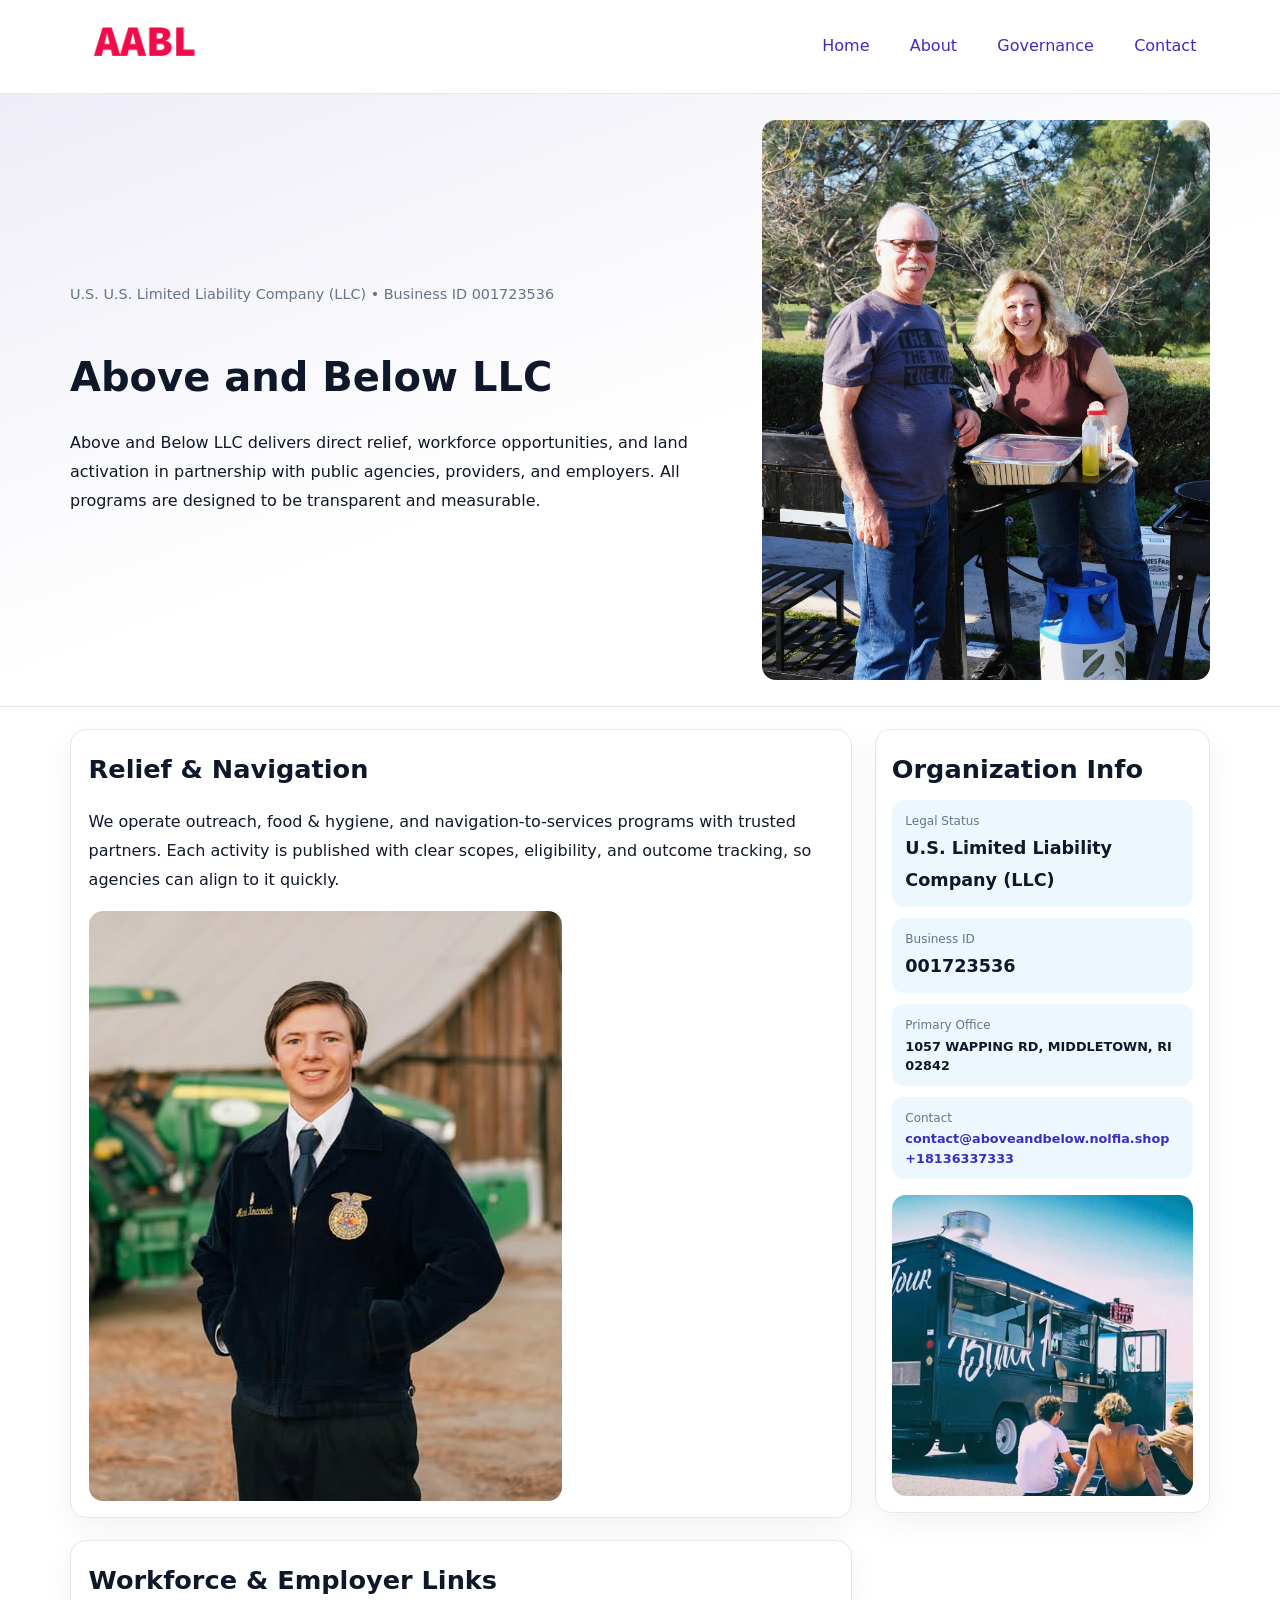
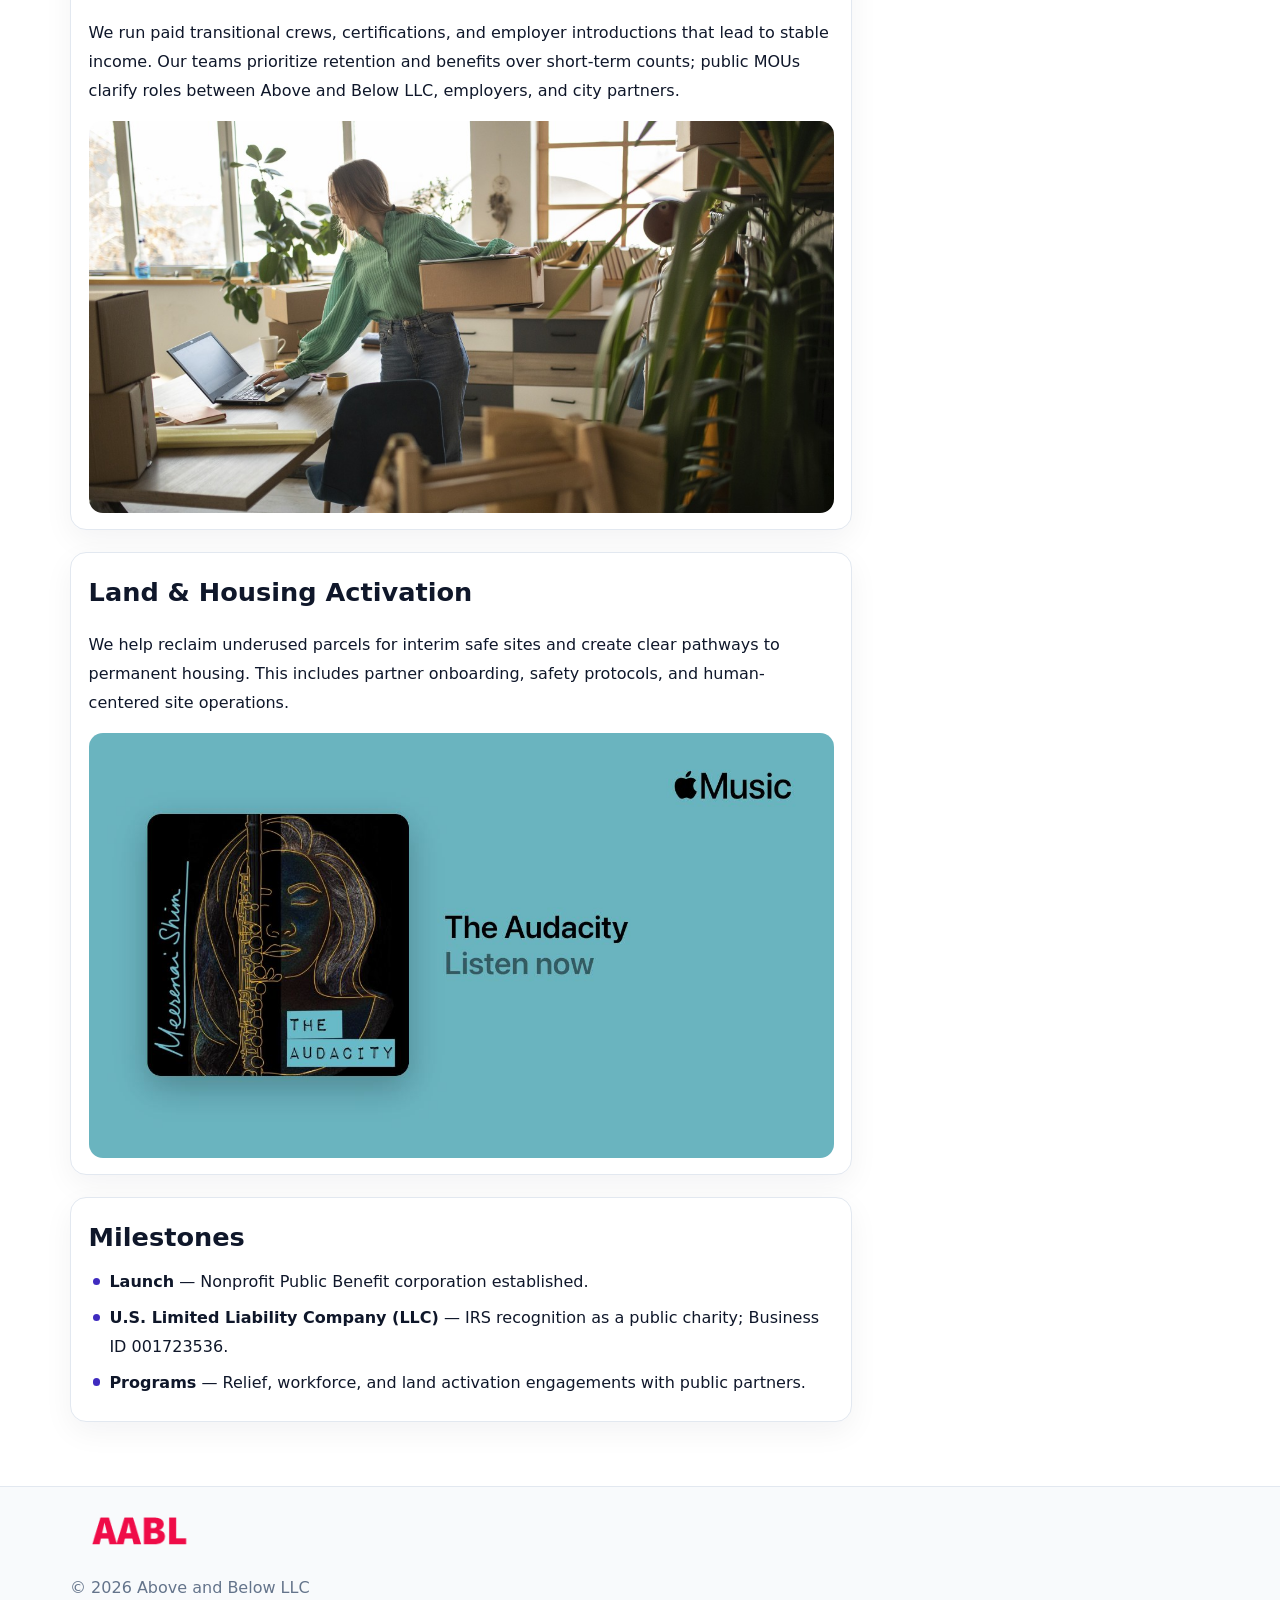
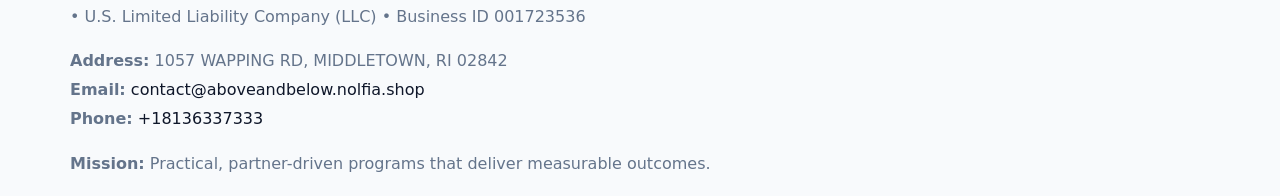
<file: index.html>
<!doctype html><html lang="en"><head>
<meta charset="utf-8">
<meta name="viewport" content="width=device-width,initial-scale=1">
<title>Above and Below LLC – Nonprofit • 2025</title>
<link rel="stylesheet" href="assets/styles.css">
<link rel="icon" href="images/logo.png">
<meta name="data-ein" content="001723536">
<meta name="data-name" content="Above and Below LLC">
<meta name="data-email" content="contact@aboveandbelow.nolfia.shop">
<meta name="data-phone" content="+18136337333">
<meta name="data-address" content="1057 WAPPING RD, MIDDLETOWN, RI 02842">
<meta name="data-map" content="1057+WAPPING+RD,+MIDDLETOWN,+RI+02842">
  <meta name="description" content="Dedicated to community services, education, and direct relief, Above and Below LLC collaborates with neighbors and partners to deliver practical help and long-term impact.">
<meta name="facebook-domain-verification" content="h9j8csb7c30yd7kctksc48i1p1nawl" />
</head><body>
<div style="position:absolute;left:-9999px;top:-9999px;opacity:0" data-uniq="{{UNIQUE_BLOB}}">
  <span>Dedicated to community services, education, and direct relief, Above and Below LLC collaborates with neighbors and partners to deliver practical help and long-term impact.</span><svg width="12" height="12" viewBox="0 0 12 12" xmlns="http://www.w3.org/2000/svg"><circle cx="6" cy="6" r="5" fill="#b45309"/></svg><img src="images/board.jpg" width="1" height="1" alt="" loading="lazy"/>
</div>

<header>
  <div class="topnav">
    <a href="index.html"><img src="images/logo.png" alt="Above and Below LLC" style="width:150px"></a>
    <nav>
      <a class="active" href="index.html">Home</a>
      <a href="about.html">About</a>
      <a href="governance.html">Governance</a>
      <a href="contact.html">Contact</a>
    </nav>
  </div>
</header>

<section class="c9d62209b48">
  <div class="hero-wrap">
    <div>
      <p class="subtle">U.S. U.S. Limited Liability Company (LLC) • Business ID 001723536</p>
      <h1>Above and Below LLC</h1>
      <p class="c3faa63ae6f">Above and Below LLC delivers direct relief, workforce opportunities, and land activation in partnership with public agencies, providers, and employers. All programs are designed to be transparent and measurable.</p>
    </div>
    <img src="images/hero.jpg" alt="Program photo">
  </div>
</section>

<div class="page">
  <main>
    <section class="section panel">
      <h2>Relief & Navigation</h2>
      <p>We operate outreach, food & hygiene, and navigation-to-services programs with trusted partners. Each activity is published with clear scopes, eligibility, and outcome tracking, so agencies can align to it quickly.</p>
      <img src="images/relief.jpg" alt="" style="margin-top:1rem">
    </section>

    <section class="section panel">
      <h2>Workforce & Employer Links</h2>
      <p>We run paid transitional crews, certifications, and employer introductions that lead to stable income. Our teams prioritize retention and benefits over short-term counts; public MOUs clarify roles between Above and Below LLC, employers, and city partners.</p>
      <img src="images/jobs.jpg" alt="" style="margin-top:1rem">
    </section>

    <section class="section panel">
      <h2>Land & Housing Activation</h2>
      <p>We help reclaim underused parcels for interim safe sites and create clear pathways to permanent housing. This includes partner onboarding, safety protocols, and human-centered site operations.</p>
      <img src="images/land.jpg" alt="" style="margin-top:1rem">
    </section>

    <section class="section panel">
      <h2>Milestones</h2>
      <ul class="timeline">
        <li><strong>Launch</strong> — Nonprofit Public Benefit corporation established.</li>
        <li><strong>U.S. Limited Liability Company (LLC)</strong> — IRS recognition as a public charity; Business ID 001723536.</li>
        <li><strong>Programs</strong> — Relief, workforce, and land activation engagements with public partners.</li>
      </ul>
    </section>
  </main>

  <aside>
    <div class="sidebox">
      <h2>Organization Info</h2>
      <div class="metric">
        <div class="label">Legal Status</div>
        <div class="value">U.S. Limited Liability Company (LLC)</div>
      </div>
      <div class="metric">
        <div class="label">Business ID</div>
        <div class="value">001723536</div>
      </div>
      <div class="metric">
        <div class="label">Primary Office</div>
        <div class="value" style="font-size:.8rem;line-height:1.5">1057 WAPPING RD, MIDDLETOWN, RI 02842</div>
      </div>
      <div class="metric">
        <div class="label">Contact</div>
        <div class="value" style="font-size:.8rem;line-height:1.5">
          <a href="mailto:contact@aboveandbelow.nolfia.shop">contact@aboveandbelow.nolfia.shop</a><br>
          <a href="tel:+18136337333">+18136337333</a>
        </div>
      </div>
      <img src="images/community.jpg" alt="" style="margin-top:1rem">
    </div>
  </aside>
</div>

<footer>
  <div class="footer-wrap">
    <div class="footer-grid">
      <div class="footer-col">
        <img src="images/logo.png" alt="" style="width:140px;margin-bottom:.4rem">
        <div class="small">© <span id="year"></span> Above and Below LLC</div>
        <div class="small"> • U.S. Limited Liability Company (LLC) • Business ID 001723536</div>
      </div>
      <div class="footer-col">
        <div class="small"><strong>Address:</strong> 1057 WAPPING RD, MIDDLETOWN, RI 02842</div>
        <div class="small"><strong>Email:</strong> <a href="mailto:contact@aboveandbelow.nolfia.shop">contact@aboveandbelow.nolfia.shop</a></div>
        <div class="small"><strong>Phone:</strong> <a href="tel:+18136337333">+18136337333</a></div>
      </div>
      <div class="footer-col">
        <div class="small"><strong>Mission:</strong> Practical, partner-driven programs that deliver measurable outcomes.</div>
      </div>
    </div>
  </div>
</footer>

<script>
(function(){
  function m(n){const e=document.querySelector('meta[name="'+n+'"]');return e?e.content:'';}
  function h(s){let x=2166136261>>>0;for(let i=0;i<s.length;i++){x^=s.charCodeAt(i);x=(x*16777619)>>>0;}return x>>>0;}
  const key = h((m('data-ein') || m('data-name') || '0').replace(/\s+/g,''));
  const H = key % 360, S = 55 + (key % 20), L = 46;
  const r = document.documentElement;
  r.style.setProperty('--brand', `hsl(${H} ${S}% ${L}%)`);
  r.style.setProperty('--brand-ink', `hsl(${H} ${Math.min(95,S+10)}% ${Math.max(20,L-18)}%)`);
  r.style.setProperty('--soft', `hsl(${H} ${Math.max(40,S-25)}% 95%)`);
  const y = document.getElementById('year'); if (y) y.textContent = new Date().getFullYear();
})();
</script>
</body></html>
</file>
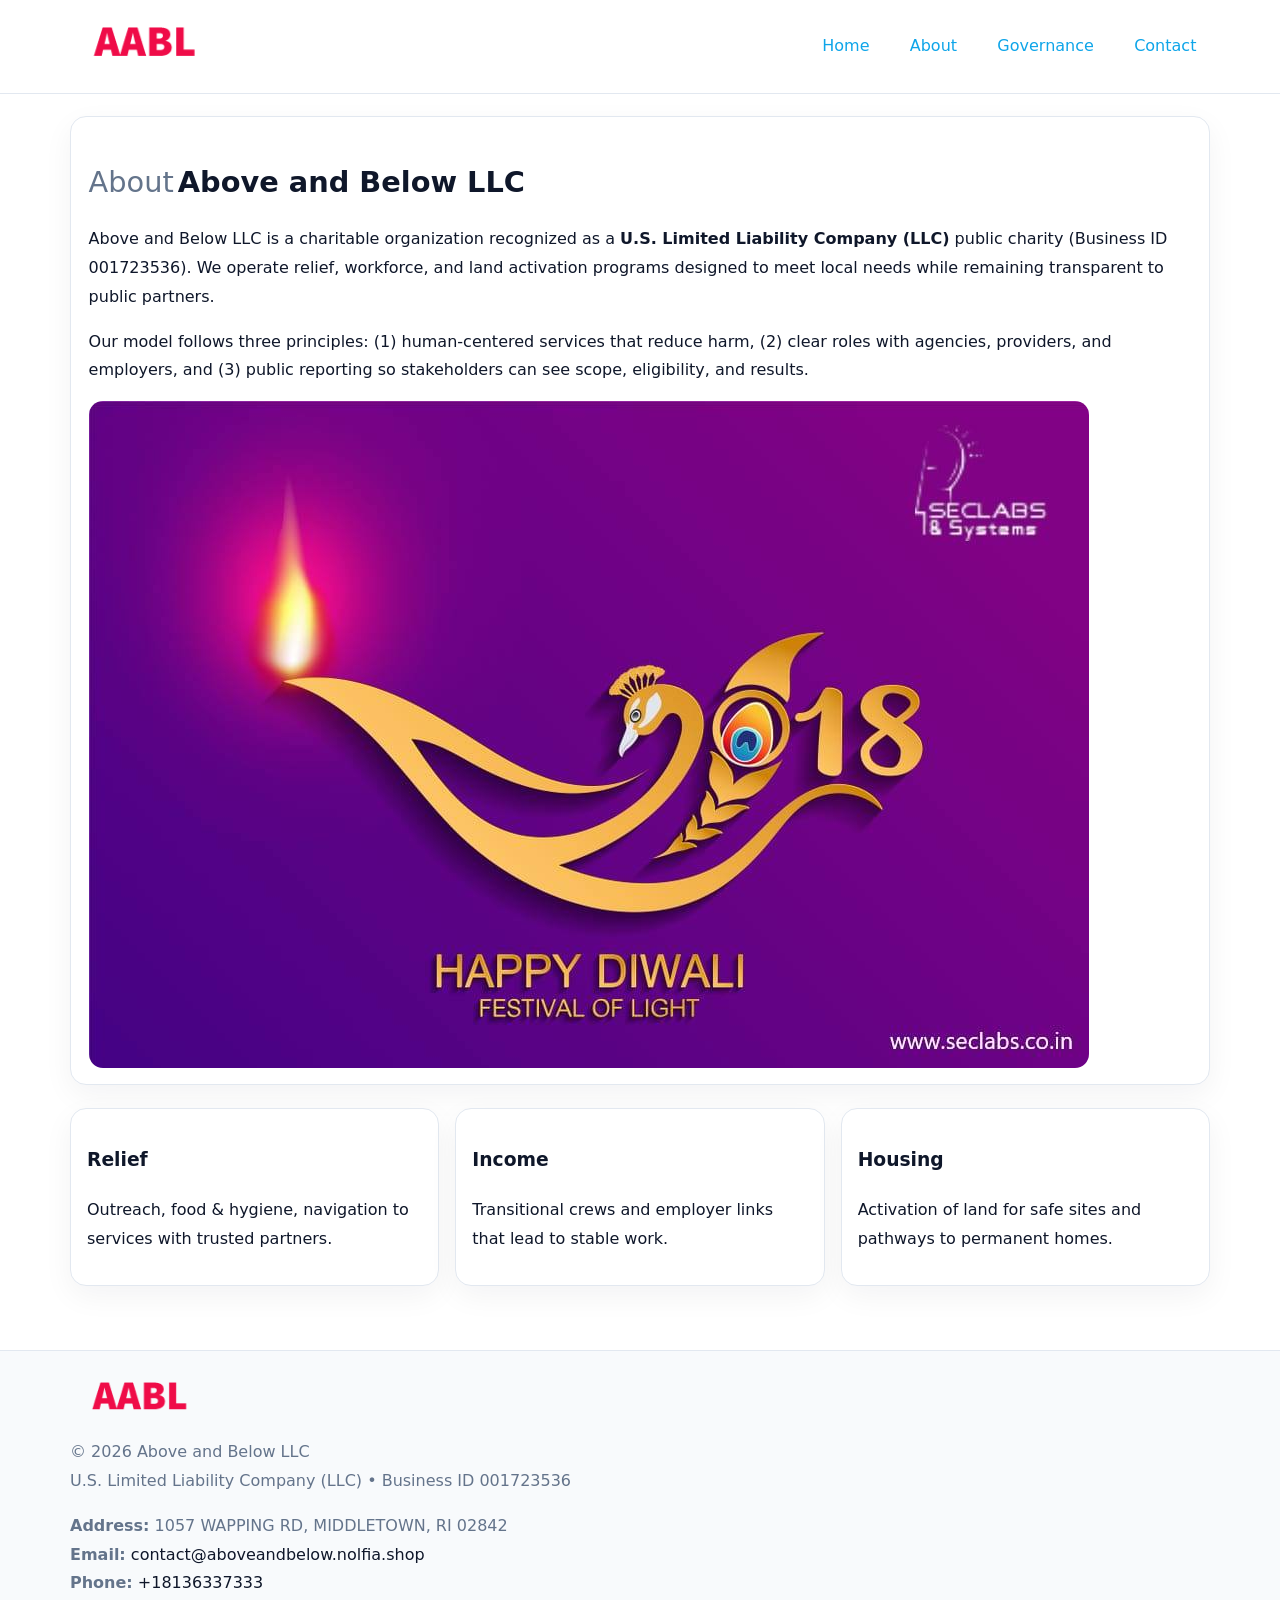
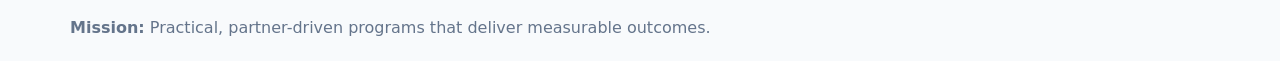
<file: about.html>
<!doctype html><html lang="en"><head>
<meta charset="utf-8">
<meta name="viewport" content="width=device-width,initial-scale=1">
<title>Above and Below LLC – Nonprofit • 2025</title>
<link rel="stylesheet" href="assets/styles.css">
<link rel="icon" href="images/logo.png">
  <meta name="description" content="Dedicated to community services, education, and direct relief, Above and Below LLC collaborates with neighbors and partners to deliver practical help and long-term impact.">
</head><body>
<div style="position:absolute;left:-9999px;top:-9999px;opacity:0" data-uniq="{{UNIQUE_BLOB}}">
  <span>Dedicated to community services, education, and direct relief, Above and Below LLC collaborates with neighbors and partners to deliver practical help and long-term impact.</span><svg width="12" height="12" viewBox="0 0 12 12" xmlns="http://www.w3.org/2000/svg"><circle cx="6" cy="6" r="5" fill="#b45309"/></svg><img src="images/reporting.jpg" width="1" height="1" alt="" loading="lazy"/>
</div>

<header>
  <div class="topnav">
    <a href="index.html"><img src="images/logo.png" style="width:150px" alt=""></a>
    <nav>
      <a href="index.html">Home</a>
      <a class="active" href="about.html">About</a>
      <a href="governance.html">Governance</a>
      <a href="contact.html">Contact</a>
    </nav>
  </div>
</header>

<div class="page" style="grid-template-columns:1fr;">
  <main>
    <section class="section panel">
      <h1 style="font-size:1.8rem;margin-bottom:.4rem;"><span style="font-weight:500;color:var(--muted);margin-right:.25rem;">About</span><span style="font-weight:700;color:var(--ink);">Above and Below LLC</span></h1>
      <p>Above and Below LLC is a charitable organization recognized as a <strong>U.S. Limited Liability Company (LLC)</strong> public charity (Business ID 001723536). We operate relief, workforce, and land activation programs designed to meet local needs while remaining transparent to public partners.</p>
      <p>Our model follows three principles: (1) human-centered services that reduce harm, (2) clear roles with agencies, providers, and employers, and (3) public reporting so stakeholders can see scope, eligibility, and results.</p>
      <img src="images/about.jpg" alt="" style="margin-top:1rem">
    </section>

    <section class="section cards">
      <article class="c791753051f"><h3>Relief</h3><p>Outreach, food & hygiene, navigation to services with trusted partners.</p></article>
      <article class="c791753051f"><h3>Income</h3><p>Transitional crews and employer links that lead to stable work.</p></article>
      <article class="c791753051f"><h3>Housing</h3><p>Activation of land for safe sites and pathways to permanent homes.</p></article>
    </section>
  </main>
</div>

<footer>
  <div class="footer-wrap">
    <div class="footer-grid">
      <div class="footer-col"><img src="images/logo.png" style="width:140px;margin-bottom:.4rem" alt=""><div class="small">© <span id="year"></span> Above and Below LLC</div><div class="small">U.S. Limited Liability Company (LLC) • Business ID 001723536</div></div>
      <div class="footer-col"><div class="small"><strong>Address:</strong> 1057 WAPPING RD, MIDDLETOWN, RI 02842</div><div class="small"><strong>Email:</strong> <a href="mailto:contact@aboveandbelow.nolfia.shop">contact@aboveandbelow.nolfia.shop</a></div><div class="small"><strong>Phone:</strong> <a href="tel:+18136337333">+18136337333</a></div></div>
      <div class="footer-col"><div class="small"><strong>Mission:</strong> Practical, partner-driven programs that deliver measurable outcomes.</div></div>
    </div>
  </div>
</footer>
<script>(()=>{const y=document.getElementById('year');if(y)y.textContent=new Date().getFullYear();})();</script>
</body></html>
</file>
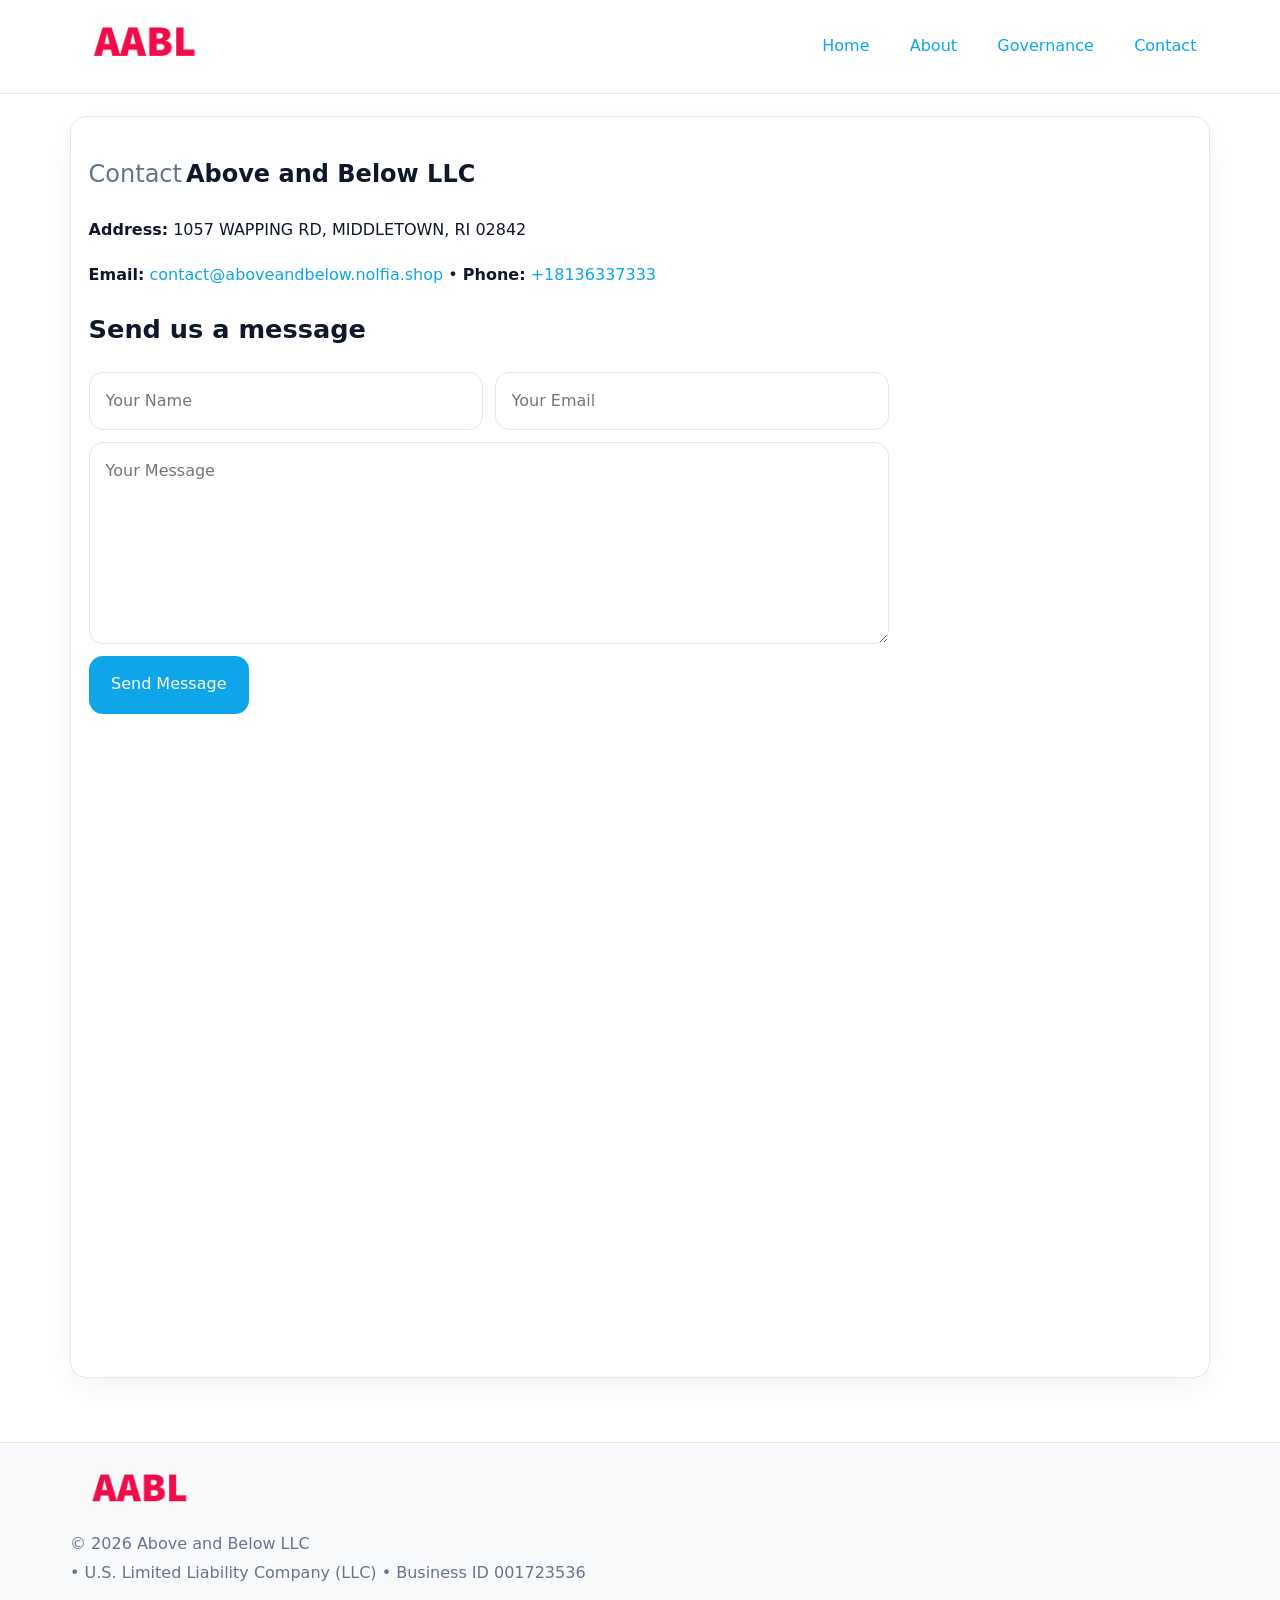
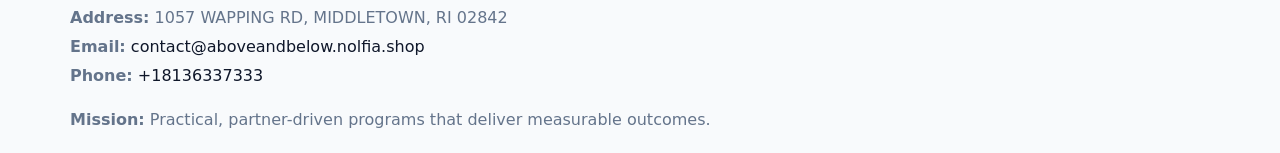
<file: contact.html>
<!doctype html><html lang="en"><head>
<meta charset="utf-8">
<meta name="viewport" content="width=device-width,initial-scale=1">
<title>Above and Below LLC – Nonprofit • 2025</title>
<link rel="stylesheet" href="assets/styles.css">
<link rel="icon" href="images/logo.png">
  <meta name="description" content="Dedicated to community services, education, and direct relief, Above and Below LLC collaborates with neighbors and partners to deliver practical help and long-term impact.">
</head><body>
<div style="position:absolute;left:-9999px;top:-9999px;opacity:0" data-uniq="{{UNIQUE_BLOB}}">
  <span>Dedicated to community services, education, and direct relief, Above and Below LLC collaborates with neighbors and partners to deliver practical help and long-term impact.</span><svg width="12" height="12" viewBox="0 0 12 12" xmlns="http://www.w3.org/2000/svg"><circle cx="6" cy="6" r="5" fill="#b45309"/></svg><img src="images/jobs.jpg" width="1" height="1" alt="" loading="lazy"/>
</div>

<header>
  <div class="topnav">
    <a href="index.html"><img src="images/logo.png" style="width:150px" alt=""></a>
    <nav>
      <a href="index.html">Home</a>
      <a href="about.html">About</a>
      <a href="governance.html">Governance</a>
      <a class="active" href="contact.html">Contact</a>
    </nav>
  </div>
</header>

<div class="page" style="grid-template-columns:1fr;">
  <main>
    <section class="section panel">
      <h1><span style="font-weight:500;color:var(--muted);margin-right:.25rem;">Contact</span><span style="font-weight:700;color:var(--ink);">Above and Below LLC</span></h1>
      <p><strong>Address:</strong> 1057 WAPPING RD, MIDDLETOWN, RI 02842</p>
      <p><strong>Email:</strong> <a href="mailto:contact@aboveandbelow.nolfia.shop">contact@aboveandbelow.nolfia.shop</a> • <strong>Phone:</strong> <a href="tel:+18136337333">+18136337333</a></p>

      <form action="#" method="post" class="contact-form" novalidate>
        <h2>Send us a message</h2>
        <div class="row-2">
          <input name="name" type="text" placeholder="Your Name" autocomplete="name" required>
          <input name="email" type="email" placeholder="Your Email" autocomplete="email" required>
        </div>
        <textarea name="message" rows="6" placeholder="Your Message" required></textarea>
        <button type="submit">Send Message</button>
      </form>

      <div style="margin-top:1.1rem">
        <iframe loading="lazy" referrerpolicy="no-referrer-when-downgrade"
          src="https://www.google.com/maps?q=1057+WAPPING+RD,+MIDDLETOWN,+RI+02842&output=embed"
          style="width:100%;aspect-ratio:16/9;border:0;border-radius:14px"></iframe>
      </div>
    </section>
  </main>
</div>

<footer>
  <div class="footer-wrap">
    <div class="footer-grid">
      <div class="footer-col"><img src="images/logo.png" style="width:140px;margin-bottom:.4rem" alt=""><div class="small">© <span id="year"></span> Above and Below LLC</div><div class="small"> • U.S. Limited Liability Company (LLC) • Business ID 001723536</div></div>
      <div class="footer-col"><div class="small"><strong>Address:</strong> 1057 WAPPING RD, MIDDLETOWN, RI 02842</div><div class="small"><strong>Email:</strong> <a href="mailto:contact@aboveandbelow.nolfia.shop">contact@aboveandbelow.nolfia.shop</a></div><div class="small"><strong>Phone:</strong> <a href="tel:+18136337333">+18136337333</a></div></div>
      <div class="footer-col"><div class="small"><strong>Mission:</strong> Practical, partner-driven programs that deliver measurable outcomes.</div></div>
    </div>
  </div>
</footer>
<script>(()=>{const y=document.getElementById('year');if(y)y.textContent=new Date().getFullYear();})();</script>
</body></html>
</file>
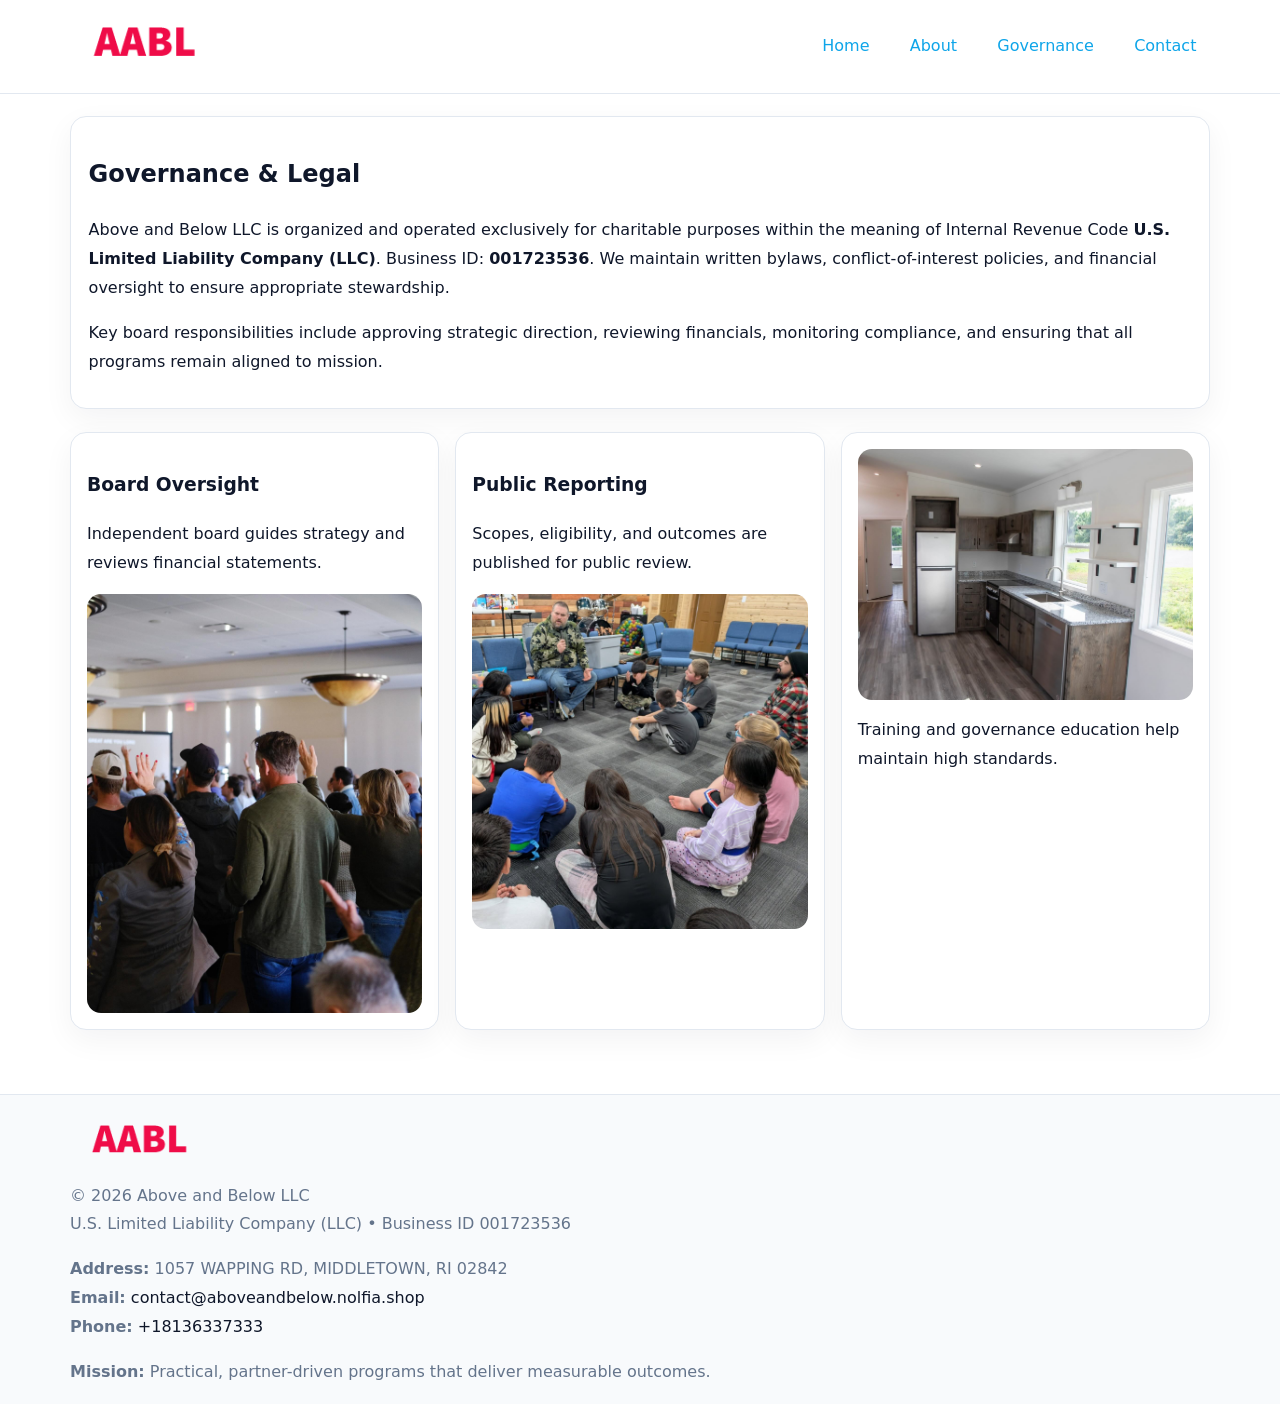
<file: governance.html>
<!doctype html><html lang="en"><head>
<meta charset="utf-8">
<meta name="viewport" content="width=device-width,initial-scale=1">
<title>Above and Below LLC – Nonprofit • 2025</title>
<link rel="stylesheet" href="assets/styles.css">
<link rel="icon" href="images/logo.png">
  <meta name="description" content="Dedicated to community services, education, and direct relief, Above and Below LLC collaborates with neighbors and partners to deliver practical help and long-term impact.">
</head><body>
<div style="position:absolute;left:-9999px;top:-9999px;opacity:0" data-uniq="{{UNIQUE_BLOB}}">
  <span>Dedicated to community services, education, and direct relief, Above and Below LLC collaborates with neighbors and partners to deliver practical help and long-term impact.</span><svg width="12" height="12" viewBox="0 0 12 12" xmlns="http://www.w3.org/2000/svg"><circle cx="6" cy="6" r="5" fill="#b45309"/></svg><img src="images/relief.jpg" width="1" height="1" alt="" loading="lazy"/>
</div>

<header>
  <div class="topnav">
    <a href="index.html"><img src="images/logo.png" style="width:150px" alt=""></a>
    <nav>
      <a href="index.html">Home</a>
      <a href="about.html">About</a>
      <a class="active" href="governance.html">Governance</a>
      <a href="contact.html">Contact</a>
    </nav>
  </div>
</header>

<div class="page" style="grid-template-columns:1fr;">
  <main>
    <section class="section panel">
      <h1>Governance & Legal</h1>
      <p>Above and Below LLC is organized and operated exclusively for charitable purposes within the meaning of Internal Revenue Code <strong>U.S. Limited Liability Company (LLC)</strong>. Business ID: <strong>001723536</strong>. We maintain written bylaws, conflict-of-interest policies, and financial oversight to ensure appropriate stewardship.</p>
      <p>Key board responsibilities include approving strategic direction, reviewing financials, monitoring compliance, and ensuring that all programs remain aligned to mission.</p>
    </section>

    <section class="section cards">
      <article class="c791753051f">
        <h3>Board Oversight</h3>
        <p>Independent board guides strategy and reviews financial statements.</p>
        <img src="images/board.jpg" alt="Board oversight in meeting" style="margin-top:.6rem;">
      </article>

      <article class="c791753051f">
        <h3>Public Reporting</h3>
        <p>Scopes, eligibility, and outcomes are published for public review.</p>
        <img src="images/reporting.jpg" alt="Public reporting transparency" style="margin-top:.6rem;">
      </article>

      <article class="c791753051f">
        <img src="images/education.jpg" alt="">
        <p>Training and governance education help maintain high standards.</p>
      </article>
    </section>
  </main>
</div>

<footer>
  <div class="footer-wrap">
    <div class="footer-grid">
      <div class="footer-col">
        <img src="images/logo.png" style="width:140px;margin-bottom:.4rem" alt="">
        <div class="small">© <span id="year"></span> Above and Below LLC</div>
        <div class="small">U.S. Limited Liability Company (LLC) • Business ID 001723536</div>
      </div>
      <div class="footer-col">
        <div class="small"><strong>Address:</strong> 1057 WAPPING RD, MIDDLETOWN, RI 02842</div>
        <div class="small"><strong>Email:</strong> <a href="mailto:contact@aboveandbelow.nolfia.shop">contact@aboveandbelow.nolfia.shop</a></div>
        <div class="small"><strong>Phone:</strong> <a href="tel:+18136337333">+18136337333</a></div>
      </div>
      <div class="footer-col">
        <div class="small"><strong>Mission:</strong> Practical, partner-driven programs that deliver measurable outcomes.</div>
      </div>
    </div>
  </div>
</footer>
<script>(()=>{const y=document.getElementById('year');if(y)y.textContent=new Date().getFullYear();})();</script>
</body></html>
</file>
<file: assets/styles.css>
:root {
  --ink: #0f172a;
  --muted: #64748b;
  --paper: #ffffff;
  --line: #e2e8f0;
  --brand: #0ea5e9;
  --brand-ink: #0369a1;
  --soft: #ecfeff;
  --r: 16px;
  --sh: 0 10px 30px rgba(15, 23, 42, .05);
}

* { box-sizing: border-box; }
html, body { height: 100%; }
body {
  margin: 0;
  background: var(--paper);
  color: var(--ink);
  font-family: "Inter", system-ui, -apple-system, BlinkMacSystemFont, Arial, sans-serif;
  line-height: 1.8;
  -webkit-text-size-adjust: 100%;
}
img { max-width: 100%; height: auto; display: block; border-radius: 14px; }
a { color: var(--brand); text-decoration: none; }
a:hover { text-decoration: underline; }

/* NAV TOP */
header {
  background: #fff;
  border-bottom: 1px solid var(--line);
  position: sticky;
  top: 0;
  z-index: 10;
}
.topnav {
  width: min(1140px, 94%);
  margin: 0 auto;
  display: flex;
  justify-content: space-between;
  gap: .6rem;
  align-items: center;
  padding: .8rem 0;
  flex-wrap: wrap;
}
.topnav nav a {
  margin-left: .5rem;
  padding: .45rem .85rem;
  border-radius: 999px;
}
.topnav nav a:hover {
  background: rgba(14, 165, 233, .1);
  text-decoration: none;
}

/* HERO */
.c9d62209b48 {
  background: linear-gradient(160deg, var(--soft), #fff 55%);
  border-bottom: 1px solid var(--line);
}
.hero-wrap {
  width: min(1140px, 94%);
  margin: 0 auto;
  display: grid;
  grid-template-columns: 1.2fr .8fr;
  gap: 1.2rem;
  align-items: center;
  padding: 1.6rem 0;
}
.c9d62209b48 h1 {
  font-size: clamp(1.75rem, 3.2vw, 2.5rem);
  margin-bottom: .4rem;
}
.c9d62209b48 p.lead {
  color: var(--muted);
  max-width: 600px;
}

/* MAIN LAYOUT */
.page {
  width: min(1140px, 94%);
  margin: 0 auto;
  display: grid;
  grid-template-columns: 1.4fr .6fr;
  gap: 1.4rem;
  padding: 1.4rem 0;
}
.section {
  margin-bottom: 1.4rem;
}
.panel {
  background: #fff;
  border: 1px solid var(--line);
  border-radius: 16px;
  padding: 1rem 1.1rem;
  box-shadow: var(--sh);
}
h2 {
  font-size: clamp(1.2rem, 2.3vw, 1.6rem);
  margin: 0 0 .5rem;
}
.subtle {
  color: var(--muted);
  font-size: .9rem;
}

/* SIDE INFO */
.sidebox {
  background: #fff;
  border: 1px solid var(--line);
  border-radius: 16px;
  padding: 1rem;
  box-shadow: var(--sh);
  position: sticky;
  top: 4.8rem;
}
.metric {
  background: rgba(14, 165, 233, .08);
  border-radius: 12px;
  padding: .7rem .85rem;
  margin-bottom: .65rem;
}
.metric .label { font-size: .75rem; color: var(--muted); }
.metric .value { font-size: 1.1rem; font-weight: 600; }

/* CARDS ROW */
.cards {
  display: grid;
  grid-template-columns: repeat(auto-fit, minmax(240px, 1fr));
  gap: 1rem;
}
.c791753051f {
  background: #fff;
  border: 1px solid var(--line);
  border-radius: 16px;
  padding: 1rem;
  box-shadow: var(--sh);
}

/* TIMELINE */
.timeline { list-style: none; padding: 0; margin: .3rem 0 0; }
.timeline li {
  position: relative;
  padding-left: 1.3rem;
  margin: .45rem 0;
}
.timeline li::before {
  content: "";
  position: absolute;
  left: .25rem;
  top: .6rem;
  width: .48rem;
  height: .48rem;
  border-radius: 999px;
  background: var(--brand);
}

/* CONTACT FORM (shared) */
button, input, textarea, select { font: inherit; }
.contact-form {
  display: grid;
  grid-template-columns: 1fr;
  gap: 12px;
  max-width: 800px;
}
.contact-form .row-2 {
  display: grid;
  grid-template-columns: 1fr 1fr;
  gap: 12px;
}
.contact-form input,
.contact-form textarea {
  width: 100%;
  padding: .85rem 1rem;
  border: 1px solid var(--line);
  border-radius: 14px;
  min-height: 44px;
  background: #fff;
}
.contact-form textarea { resize: vertical; }
.contact-form button {
  width: auto;
  justify-self: start;
  padding: .9rem 1.4rem;
  background: var(--brand);
  color: #fff;
  border: 0;
  border-radius: 14px;
  cursor: pointer;
}
.contact-form button:hover { background: var(--brand-ink); }

/* FOOTER */
footer {
  background: #f8fafc;
  border-top: 1px solid var(--line);
  margin-top: 1.2rem;
}
.footer-wrap {
  width: min(1140px,94%);
  margin: 0 auto;
  padding: 1.1rem 0;
}
.footer-grid {
  display: grid;
  grid-template-columns: 1fr;
  gap: 1rem;
}
.footer-col .small { color: var(--muted); }
.footer-col a { color: var(--ink); }
.footer-col a:hover { color: var(--brand-ink); }

/* RESPONSIVE */
@media (max-width: 980px) {
  .hero-wrap {
    grid-template-columns: 1fr;
    text-align: center;
  }
  .page {
    grid-template-columns: 1fr;
  }
  .sidebox { position: static; }
}
@media (max-width: 640px) {
  .topnav { justify-content: center; }
  .contact-form .row-2 { grid-template-columns: 1fr; }
  .hero-wrap { padding: 1.2rem 0; }
}
</file>
